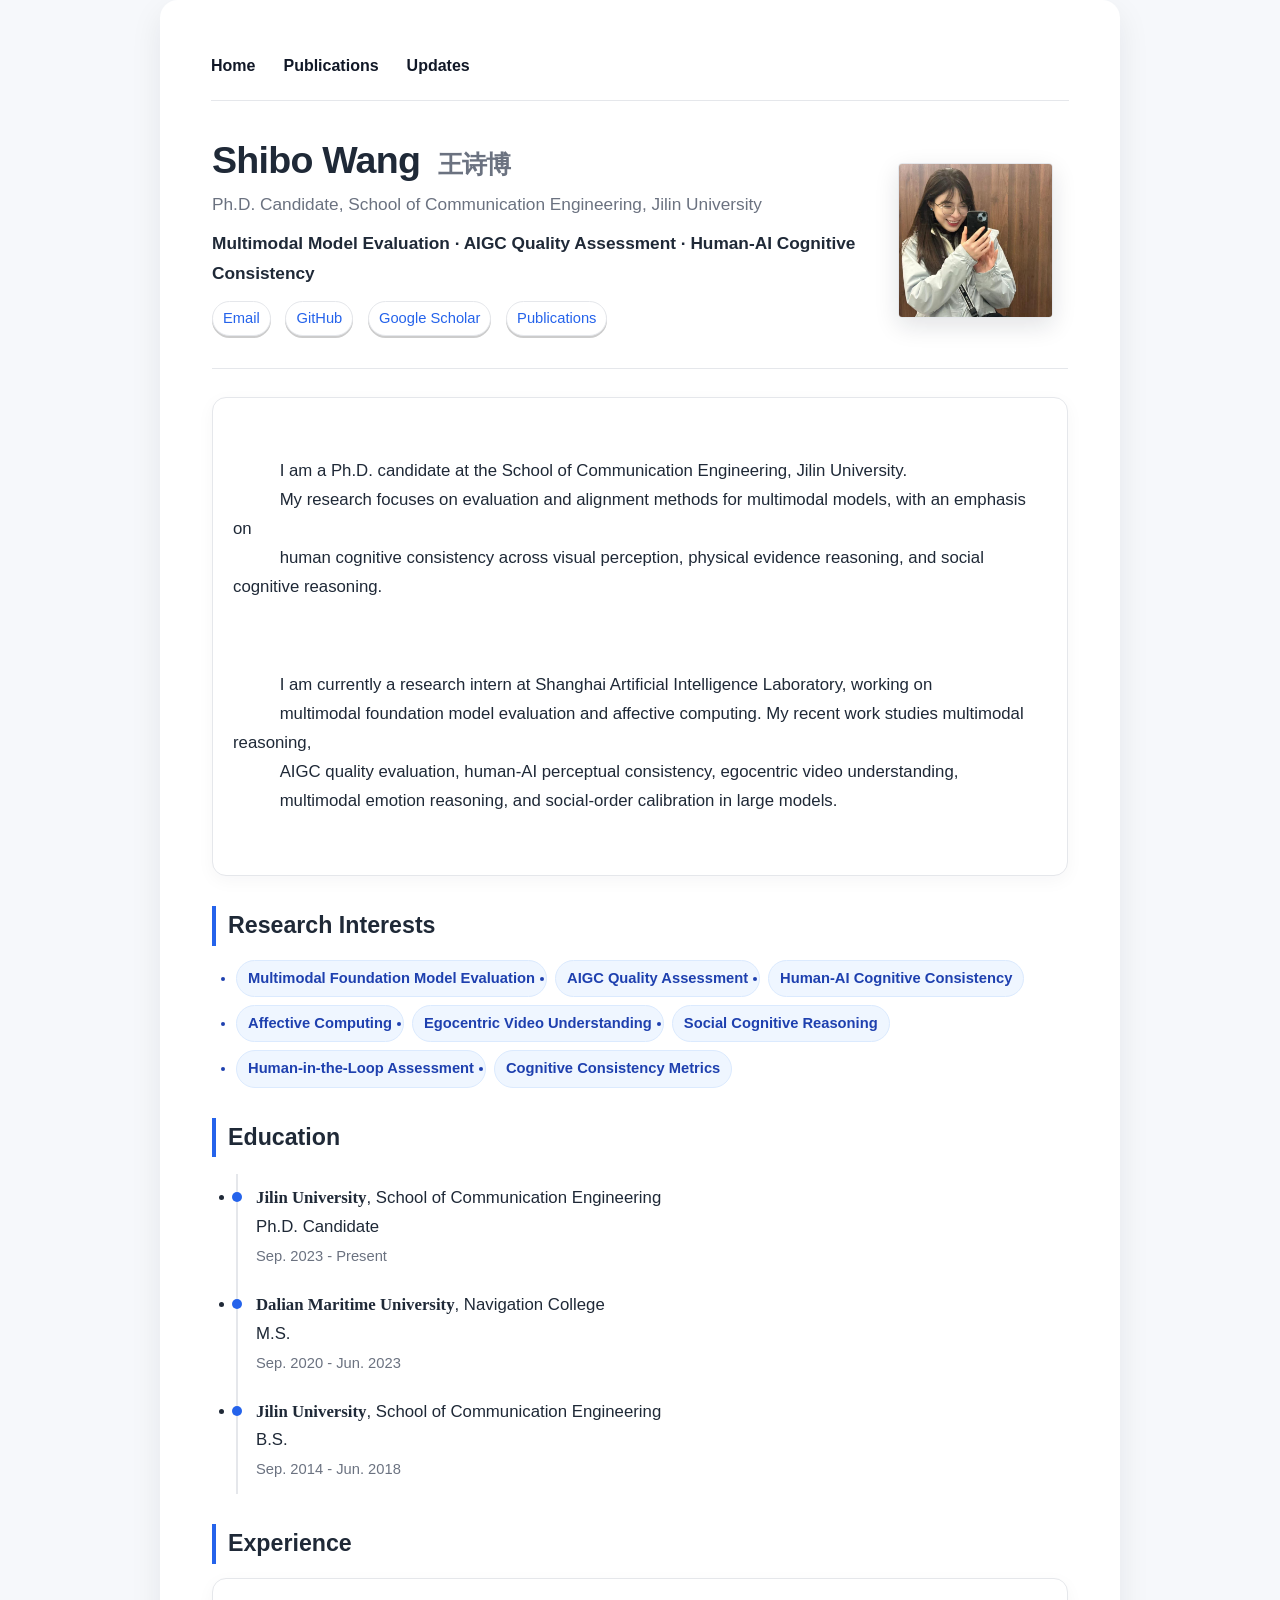
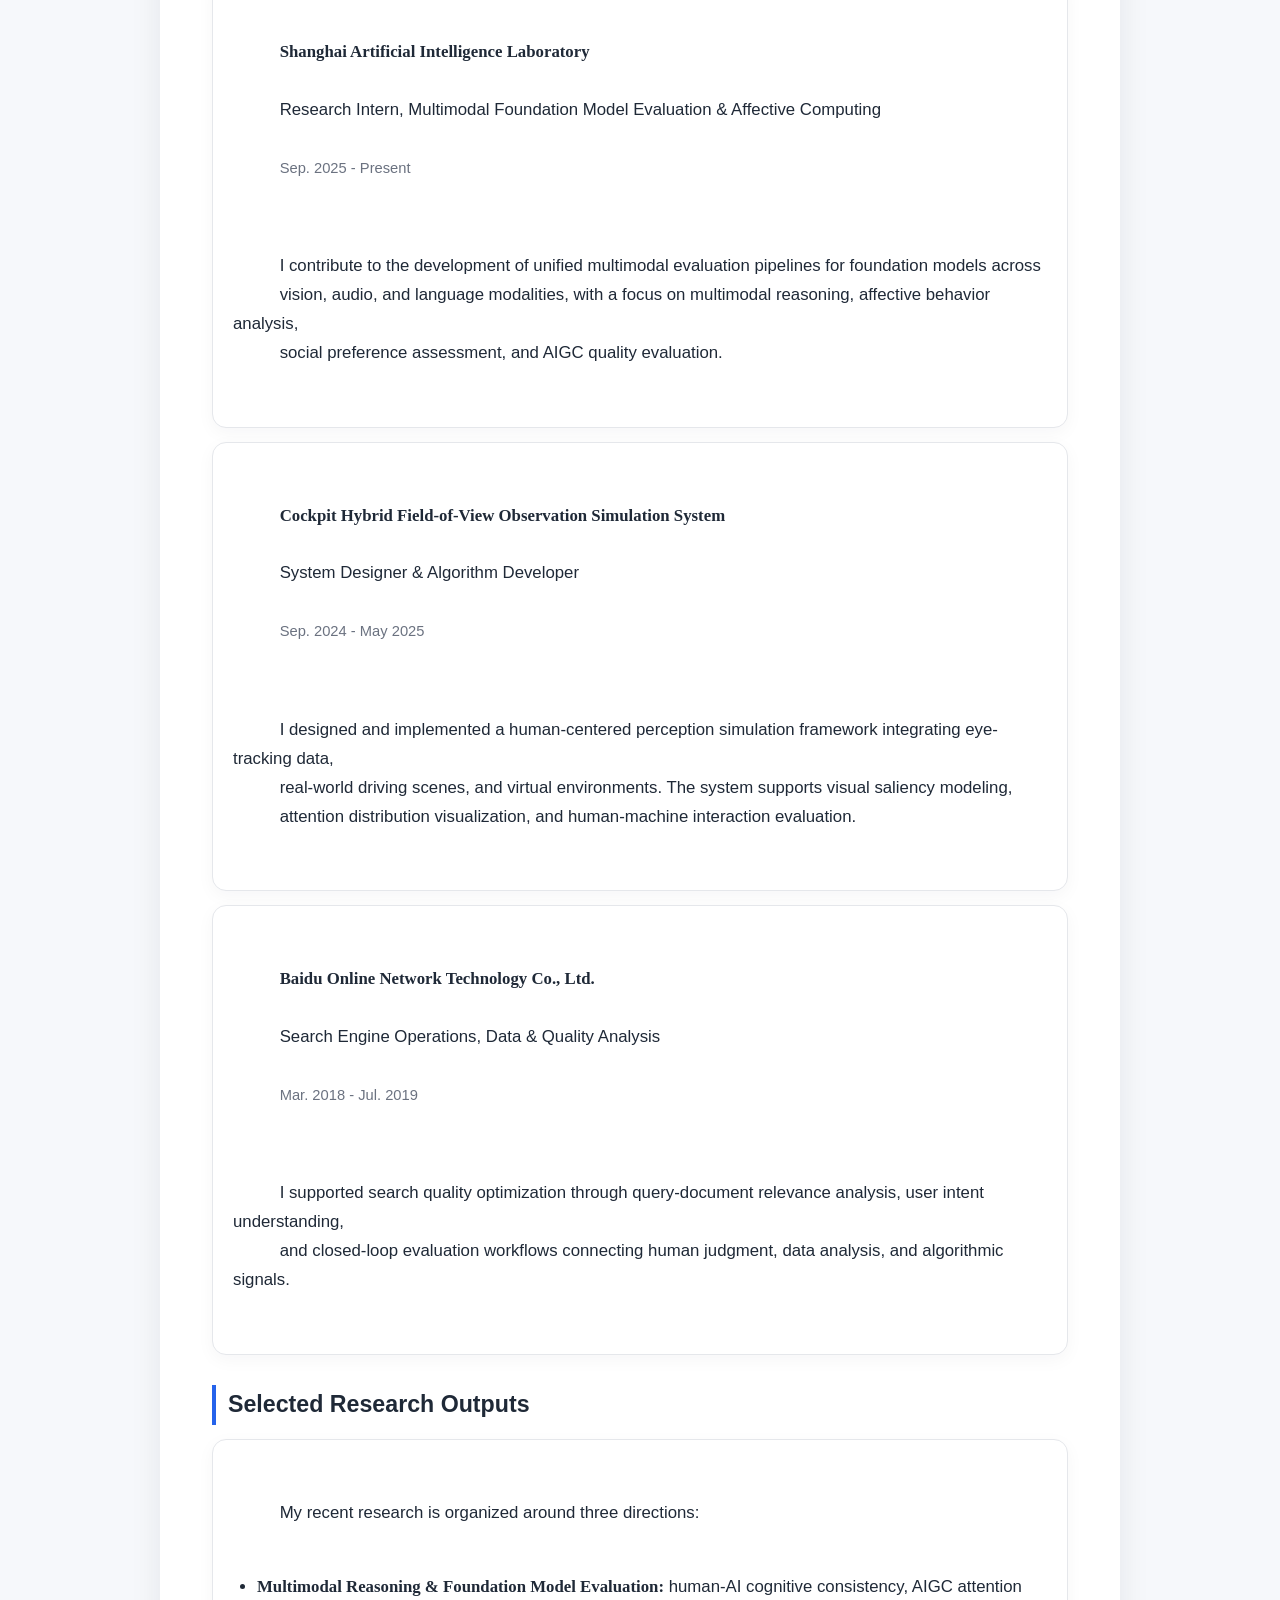
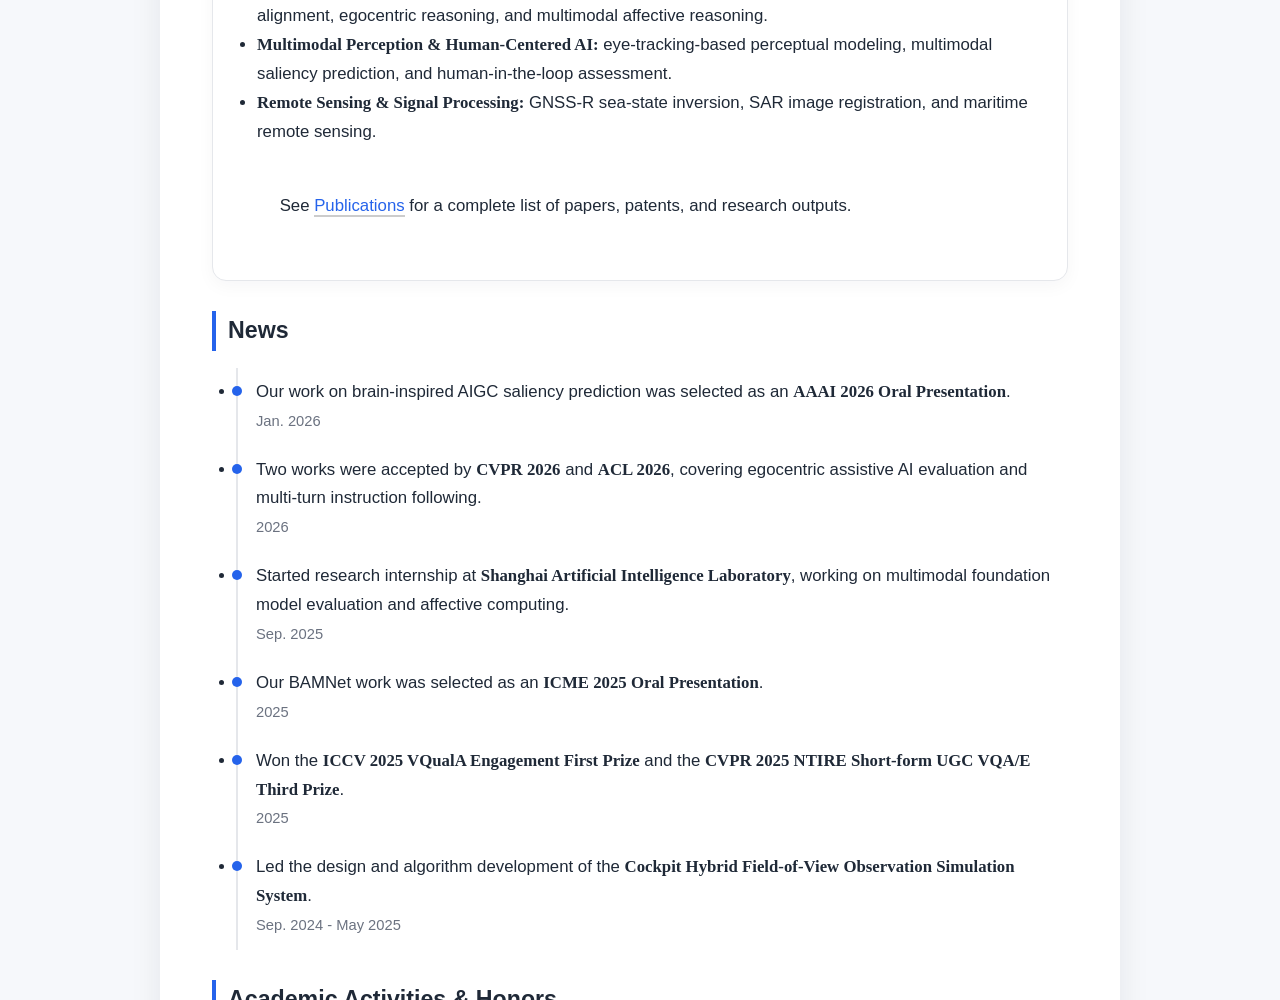
<file: index.html>
<!DOCTYPE html>
<html>
<head>
  <meta charset="utf-8">
  <meta http-equiv="refresh" content="0; url=/index/">
  <title>Shibo Wang</title>
</head>
<body>
  <p>Redirecting to <a href="/index/">Shibo Wang's homepage</a>...</p>
</body>
</html>
</file>
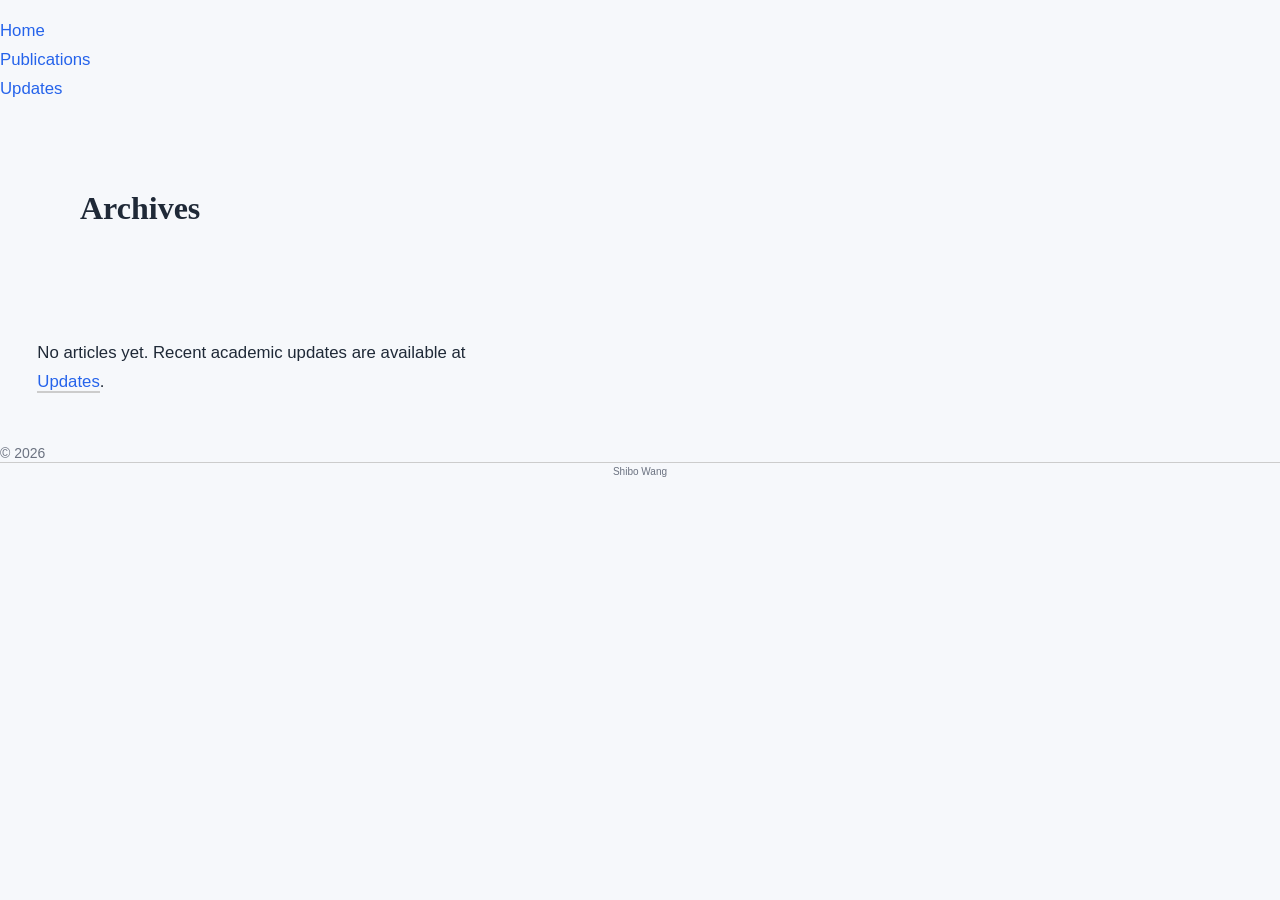
<file: archives/index.html>
<!DOCTYPE html>
<html lang="en">
<head>
  <meta charset="utf-8">
  <title>Archives | Shibo Wang</title>
  <meta name="viewport" content="width=device-width, initial-scale=1">
  <meta name="author" content="Shibo Wang">
  <link rel="icon" href="/img/favicon.ico">
  <link rel="stylesheet" href="/css/reset.css">
  <link rel="stylesheet" href="/css/style.css">
  <link rel="stylesheet" href="/css/markdown.css">
  <link rel="stylesheet" href="/css/custom.css">
</head>

<body>
  <header>
    <nav>
      <ul>
        <li><a href="/index/">Home</a></li>
        <li><a href="/publications/">Publications</a></li>
        <li><a href="/recent-updates/">Updates</a></li>
      </ul>
    </nav>
  </header>

  <main class="post-md">
    <div class="article-gallery">
      <p>
        <span style="font-size: 2rem; line-height: 1.2; padding: 20px 0; font-family: Times New Roman; font-weight: bold;">
          Archives
        </span>
      </p>

      <p>
        No articles yet. Recent academic updates are available at
        <a href="/recent-updates/">Updates</a>.
      </p>
    </div>
  </main>

  <footer>
    <div class="footer">
      <span>© 2026</span>
    </div>
    <div class="footer-last">
      <span>Shibo Wang</span>
    </div>
  </footer>
</body>
</html>
</file>
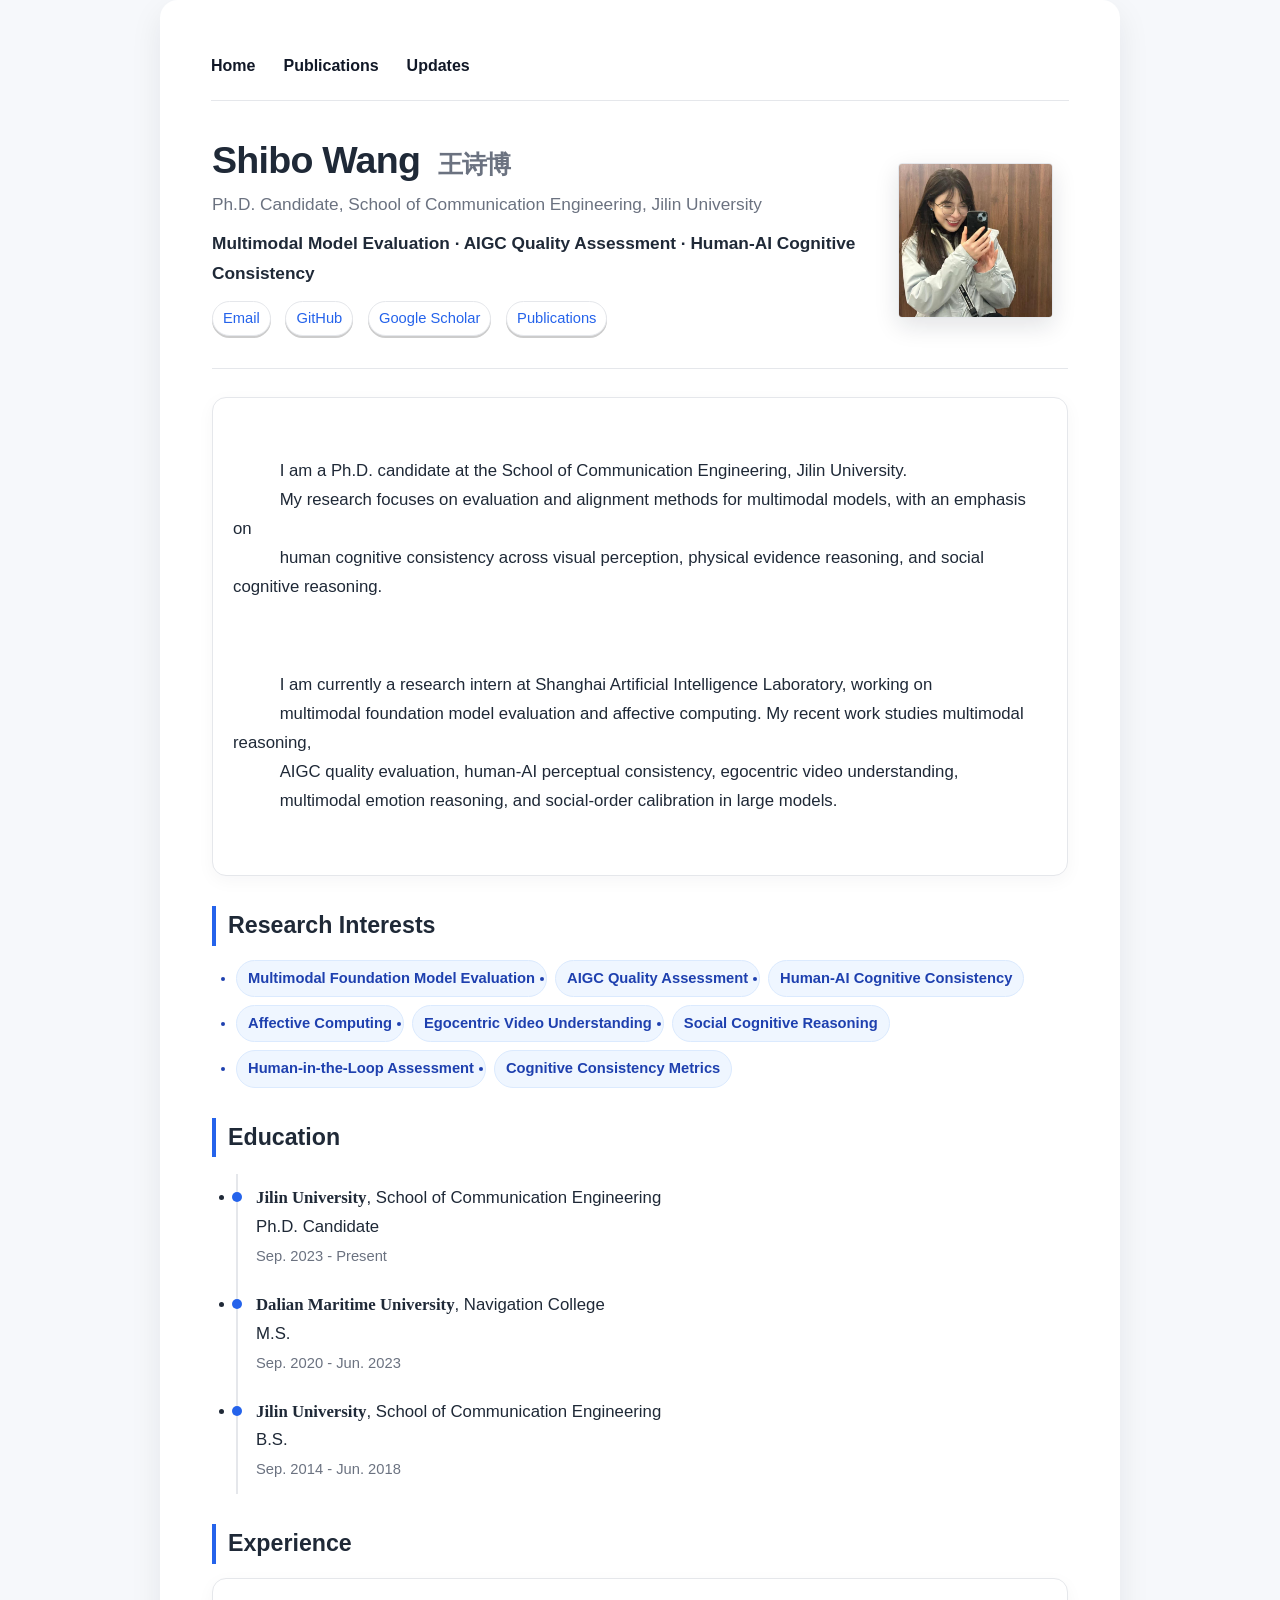
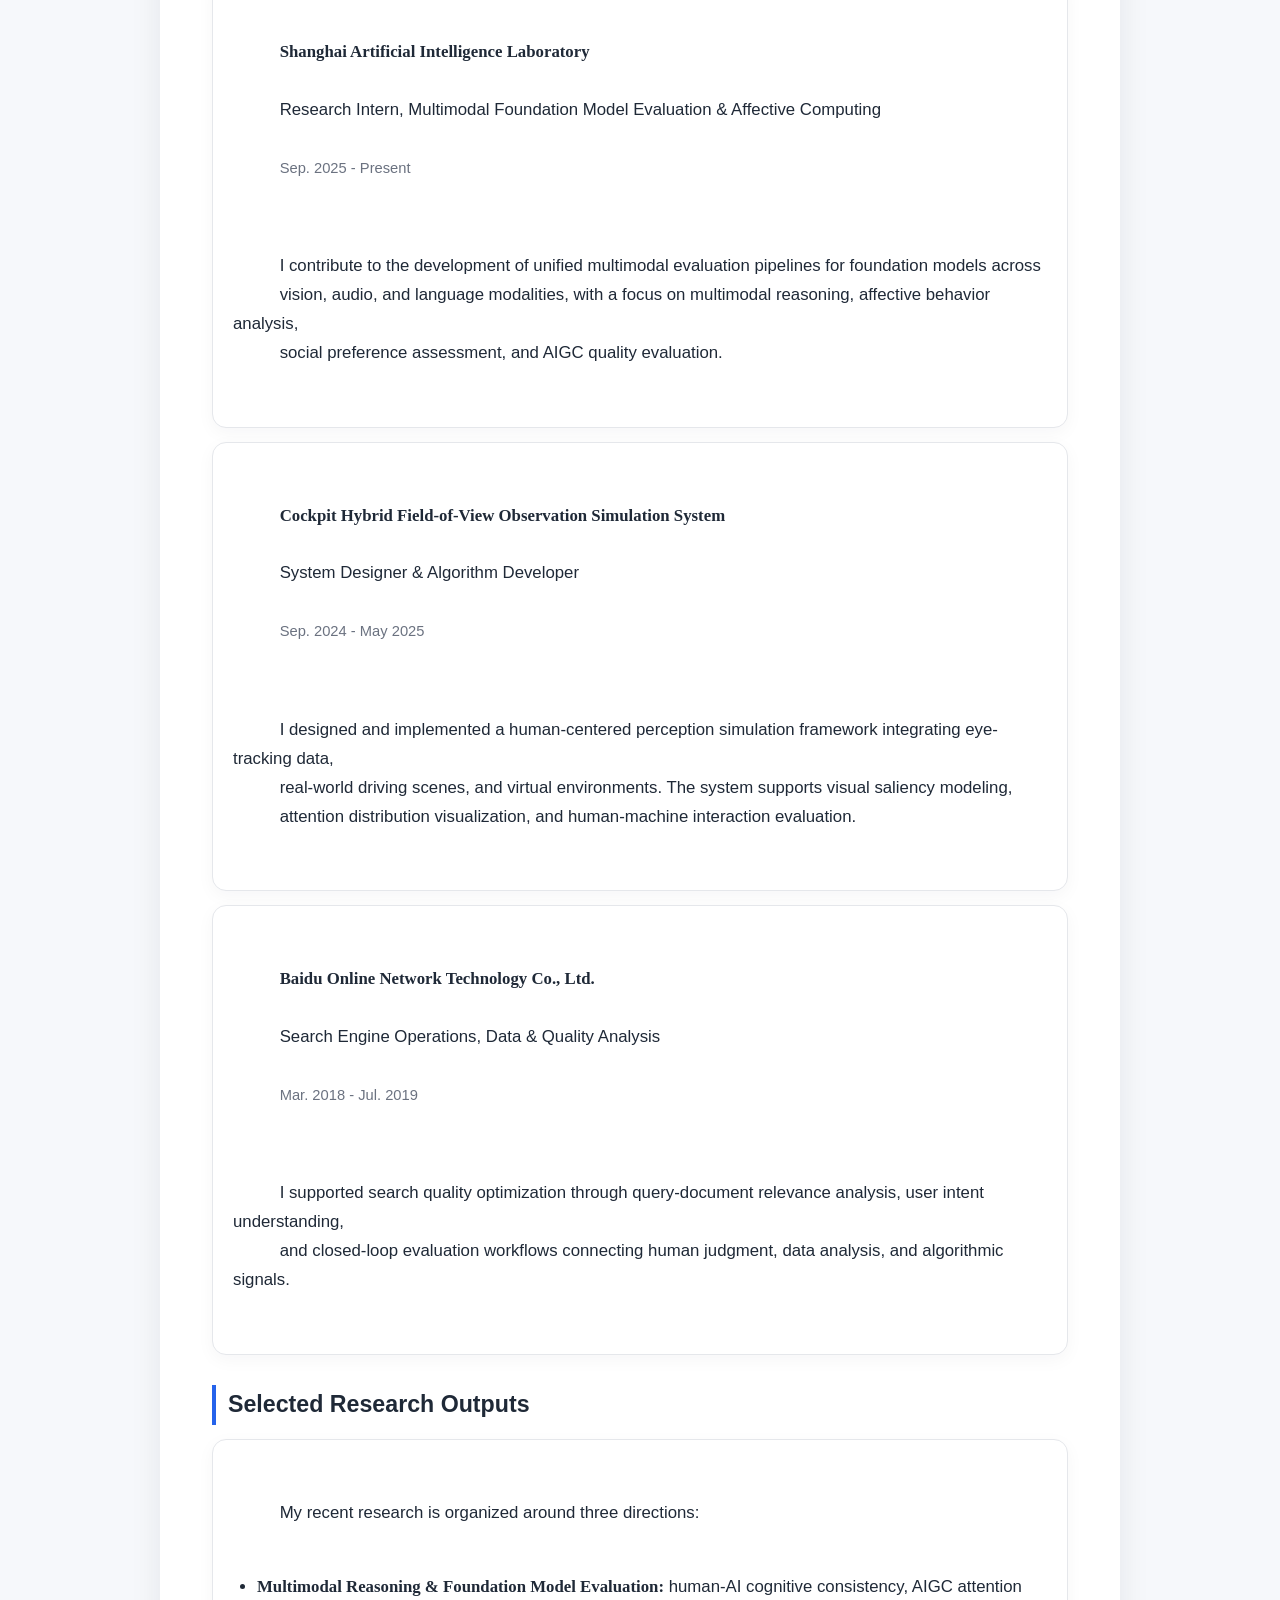
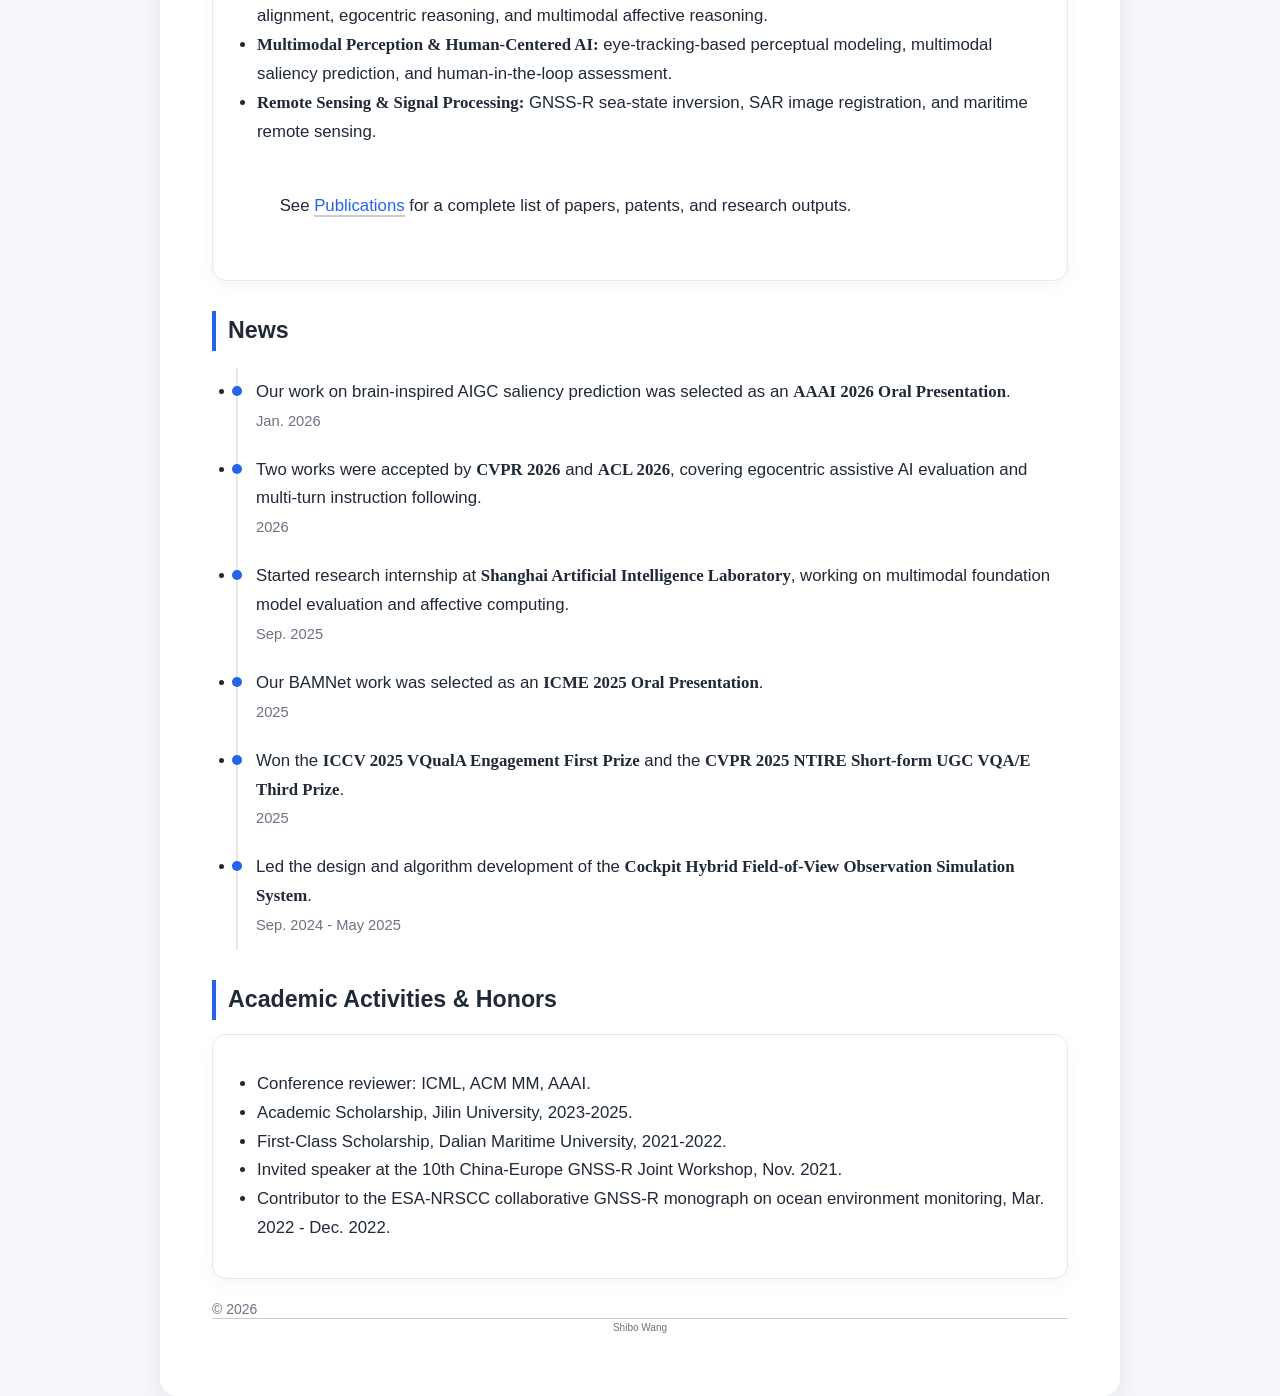
<file: index/index.html>
<!DOCTYPE html>
<html lang="en">
<head>
  <meta charset="utf-8">
  <title>Shibo Wang | Jilin University</title>
  <meta name="viewport" content="width=device-width, initial-scale=1">
  <meta name="author" content="Shibo Wang">
  <meta name="description" content="Personal homepage of Shibo Wang, Ph.D. candidate at Jilin University.">
  <link rel="icon" href="/img/favicon.ico">
  <link rel="stylesheet" href="/css/reset.css">
  <link rel="stylesheet" href="/css/style.css">
  <link rel="stylesheet" href="/css/markdown.css">
  <link rel="stylesheet" href="/css/custom.css">
</head>

<body>

  <div class="paper-main index-main">

    <header>
      <nav class="nav">
        <ul>
          <li><a href="/index/">Home</a></li>
          <li><a href="/publications/">Publications</a></li>
          <li><a href="/recent-updates/">Updates</a></li>
        </ul>
      </nav>
    </header>

    <main class="post-md">

      <div class="sw-hero">
        <div>
          <div class="sw-name">
            Shibo Wang <span class="sw-chinese-name">王诗博</span>
          </div>

          <div class="sw-title">
            Ph.D. Candidate, School of Communication Engineering, Jilin University
          </div>

          <div class="sw-tagline">
            Multimodal Model Evaluation · AIGC Quality Assessment · Human-AI Cognitive Consistency
          </div>

          <div class="sw-links">
            <a href="mailto:wangsb23@mails.jlu.edu.cn">Email</a>
            <a target="_blank" rel="noopener" href="https://github.com/shibo960916">GitHub</a>
            <a target="_blank" rel="noopener" href="YOUR_GOOGLE_SCHOLAR_URL">Google Scholar</a>
            <a href="/publications/">Publications</a>
          </div>
        </div>

        <div>
          <img class="sw-avatar" src="/img/profile.jpg" alt="Shibo Wang">
        </div>
      </div>

      <div class="sw-card">
        <p>
          I am a Ph.D. candidate at the School of Communication Engineering, Jilin University.
          My research focuses on evaluation and alignment methods for multimodal models, with an emphasis on
          human cognitive consistency across visual perception, physical evidence reasoning, and social cognitive reasoning.
        </p>

        <p>
          I am currently a research intern at Shanghai Artificial Intelligence Laboratory, working on
          multimodal foundation model evaluation and affective computing. My recent work studies multimodal reasoning,
          AIGC quality evaluation, human-AI perceptual consistency, egocentric video understanding,
          multimodal emotion reasoning, and social-order calibration in large models.
        </p>
      </div>

      <div class="sw-section-title">Research Interests</div>

      <ul class="sw-chip-list">
        <li>Multimodal Foundation Model Evaluation</li>
        <li>AIGC Quality Assessment</li>
        <li>Human-AI Cognitive Consistency</li>
        <li>Affective Computing</li>
        <li>Egocentric Video Understanding</li>
        <li>Social Cognitive Reasoning</li>
        <li>Human-in-the-Loop Assessment</li>
        <li>Cognitive Consistency Metrics</li>
      </ul>

      <div class="sw-section-title">Education</div>

      <ul class="sw-timeline">
        <li>
          <strong>Jilin University</strong>, School of Communication Engineering<br>
          Ph.D. Candidate<br>
          <span class="sw-time">Sep. 2023 - Present</span>
        </li>

        <li>
          <strong>Dalian Maritime University</strong>, Navigation College<br>
          M.S.<br>
          <span class="sw-time">Sep. 2020 - Jun. 2023</span>
        </li>

        <li>
          <strong>Jilin University</strong>, School of Communication Engineering<br>
          B.S.<br>
          <span class="sw-time">Sep. 2014 - Jun. 2018</span>
        </li>
      </ul>

      <div class="sw-section-title">Experience</div>

      <div class="sw-card">
        <p>
          <strong>Shanghai Artificial Intelligence Laboratory</strong><br>
          Research Intern, Multimodal Foundation Model Evaluation &amp; Affective Computing<br>
          <span class="sw-time">Sep. 2025 - Present</span>
        </p>

        <p>
          I contribute to the development of unified multimodal evaluation pipelines for foundation models across
          vision, audio, and language modalities, with a focus on multimodal reasoning, affective behavior analysis,
          social preference assessment, and AIGC quality evaluation.
        </p>
      </div>

      <div class="sw-card">
        <p>
          <strong>Cockpit Hybrid Field-of-View Observation Simulation System</strong><br>
          System Designer &amp; Algorithm Developer<br>
          <span class="sw-time">Sep. 2024 - May 2025</span>
        </p>

        <p>
          I designed and implemented a human-centered perception simulation framework integrating eye-tracking data,
          real-world driving scenes, and virtual environments. The system supports visual saliency modeling,
          attention distribution visualization, and human-machine interaction evaluation.
        </p>
      </div>

      <div class="sw-card">
        <p>
          <strong>Baidu Online Network Technology Co., Ltd.</strong><br>
          Search Engine Operations, Data &amp; Quality Analysis<br>
          <span class="sw-time">Mar. 2018 - Jul. 2019</span>
        </p>

        <p>
          I supported search quality optimization through query-document relevance analysis, user intent understanding,
          and closed-loop evaluation workflows connecting human judgment, data analysis, and algorithmic signals.
        </p>
      </div>

      <div class="sw-section-title">Selected Research Outputs</div>

      <div class="sw-card">
        <p>
          My recent research is organized around three directions:
        </p>

        <ul>
          <li>
            <strong>Multimodal Reasoning &amp; Foundation Model Evaluation:</strong>
            human-AI cognitive consistency, AIGC attention alignment, egocentric reasoning, and multimodal affective reasoning.
          </li>
          <li>
            <strong>Multimodal Perception &amp; Human-Centered AI:</strong>
            eye-tracking-based perceptual modeling, multimodal saliency prediction, and human-in-the-loop assessment.
          </li>
          <li>
            <strong>Remote Sensing &amp; Signal Processing:</strong>
            GNSS-R sea-state inversion, SAR image registration, and maritime remote sensing.
          </li>
        </ul>

        <p>
          See <a href="/publications/">Publications</a> for a complete list of papers, patents, and research outputs.
        </p>
      </div>

      <div class="sw-section-title">News</div>

      <ul class="sw-timeline">
        <li>
          Our work on brain-inspired AIGC saliency prediction was selected as an
          <strong>AAAI 2026 Oral Presentation</strong>.
          <br><span class="sw-time">Jan. 2026</span>
        </li>

        <li>
          Two works were accepted by <strong>CVPR 2026</strong> and <strong>ACL 2026</strong>,
          covering egocentric assistive AI evaluation and multi-turn instruction following.
          <br><span class="sw-time">2026</span>
        </li>

        <li>
          Started research internship at
          <strong>Shanghai Artificial Intelligence Laboratory</strong>, working on multimodal foundation model evaluation
          and affective computing.
          <br><span class="sw-time">Sep. 2025</span>
        </li>

        <li>
          Our BAMNet work was selected as an
          <strong>ICME 2025 Oral Presentation</strong>.
          <br><span class="sw-time">2025</span>
        </li>

        <li>
          Won the <strong>ICCV 2025 VQualA Engagement First Prize</strong> and the
          <strong>CVPR 2025 NTIRE Short-form UGC VQA/E Third Prize</strong>.
          <br><span class="sw-time">2025</span>
        </li>

        <li>
          Led the design and algorithm development of the
          <strong>Cockpit Hybrid Field-of-View Observation Simulation System</strong>.
          <br><span class="sw-time">Sep. 2024 - May 2025</span>
        </li>
      </ul>

      <div class="sw-section-title">Academic Activities &amp; Honors</div>

      <div class="sw-card">
        <ul>
          <li>Conference reviewer: ICML, ACM MM, AAAI.</li>
          <li>Academic Scholarship, Jilin University, 2023-2025.</li>
          <li>First-Class Scholarship, Dalian Maritime University, 2021-2022.</li>
          <li>Invited speaker at the 10th China-Europe GNSS-R Joint Workshop, Nov. 2021.</li>
          <li>Contributor to the ESA-NRSCC collaborative GNSS-R monograph on ocean environment monitoring, Mar. 2022 - Dec. 2022.</li>
        </ul>
      </div>

    </main>

    <footer>
      <div class="footer">
        <span>© 2026</span>
      </div>
      <div class="footer-last">
        <span>Shibo Wang</span>
      </div>
    </footer>

  </div>

</body>
</html>
</file>
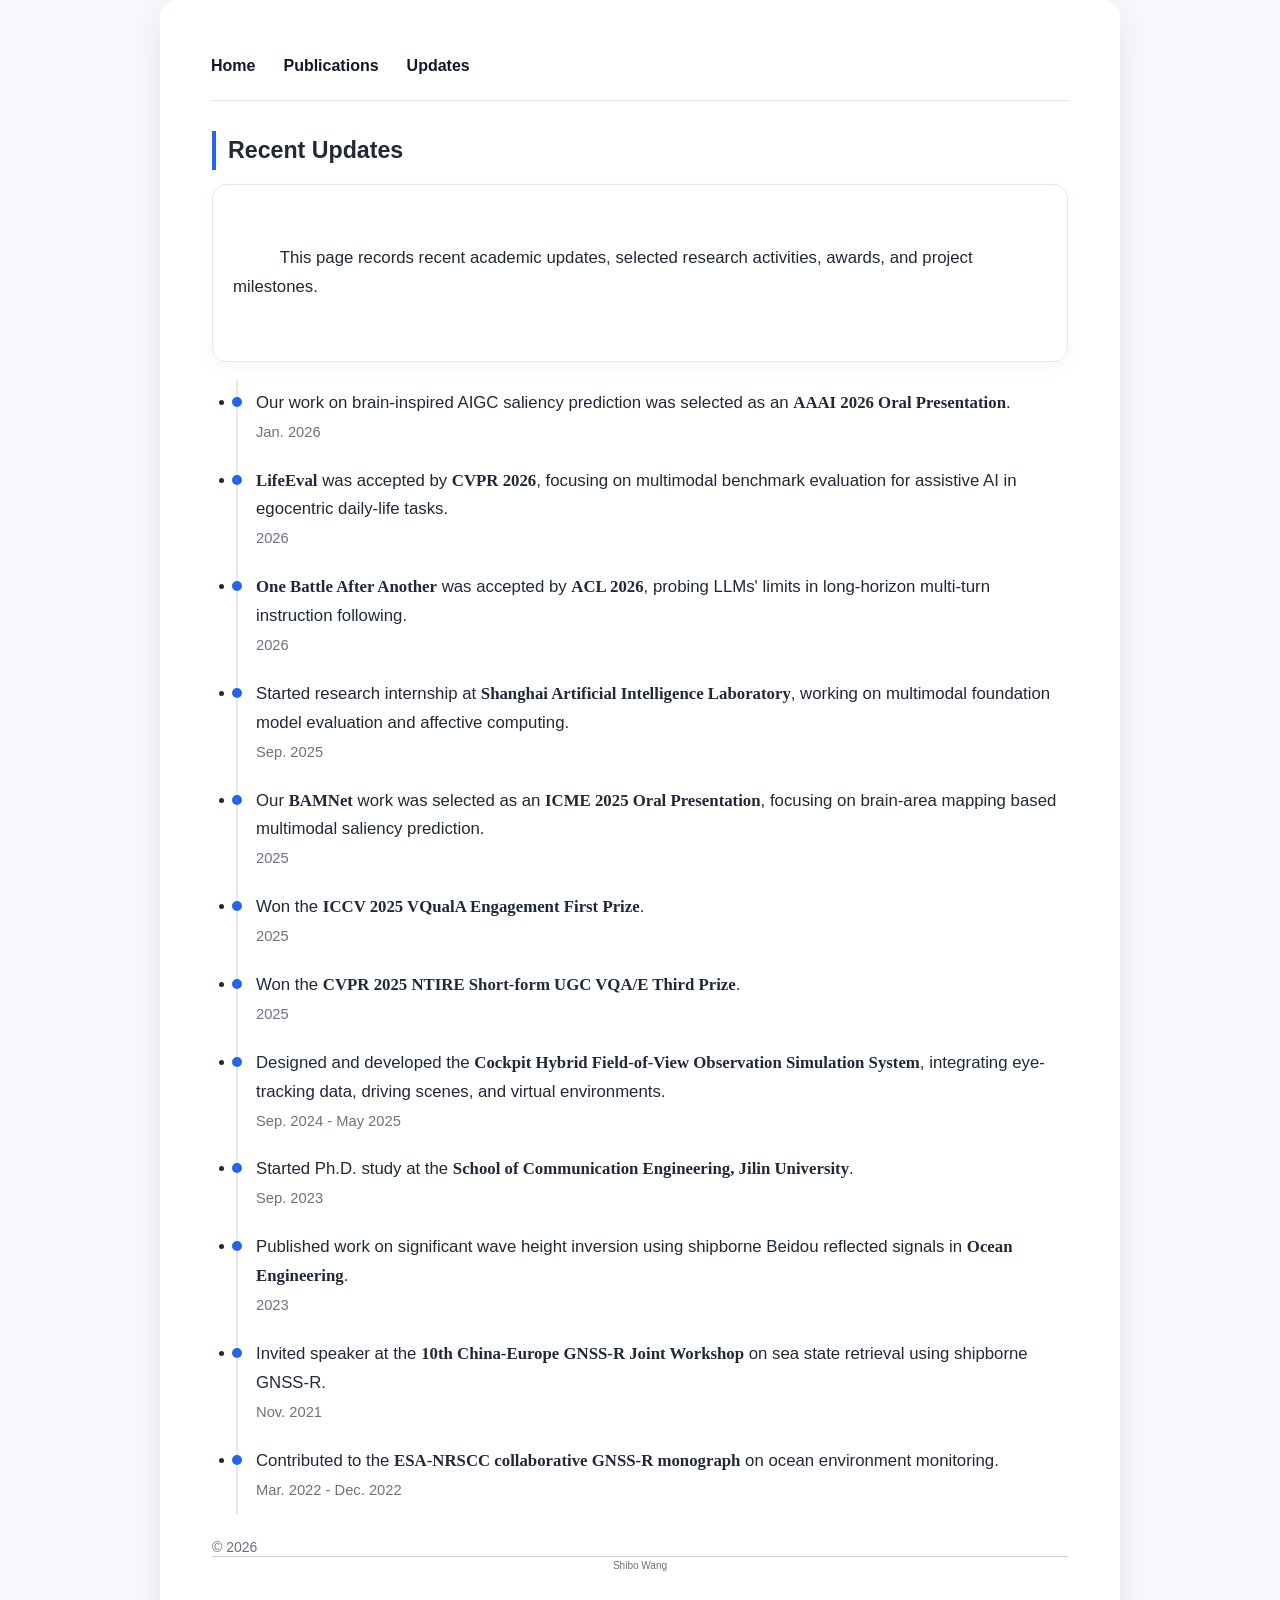
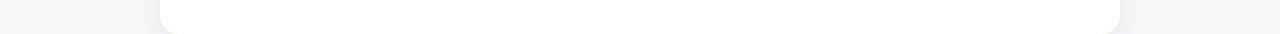
<file: list/index.html>
<!DOCTYPE html>
<html>
<head>
  <meta charset="utf-8">
  <meta http-equiv="refresh" content="0; url=/recent-updates/">
  <title>Updates | Shibo Wang</title>
</head>
<body>
  <p>Redirecting to <a href="/recent-updates/">Updates</a>...</p>
</body>
</html>
</file>
<file: css/style.css>
@charset "utf-8";

:root
{
    --font-color-0: #04077e;
    --font-color-1: #000;
    --font-color-2: #666;
    --font-color-3: #aaa;
    --bg-color-1: #eee;
    --line-1: #ccc;
    --line-2: #ddd;
}
p
{
    word-wrap: break-word;
    white-space: pre-wrap;
}

body
{
    font-family: "Times New Roman", Helvetica, Tahoma, Arial, "LXGW WenKai", "notoserifsc-medium", "Microsoft YaHei", "Hiragino Sans GB", "WenQuanYi Micro Hei", sans-serif;
    font-size: 16.8px;
    line-height: 1.7;
    /* letter-spacing: 0.6px; */
    color: var(--font-color-1);
    background: #e4e4e4;
    height: 100%;
}



a
{
    text-decoration: none;
    color: #4f7dde;
}

.paper
{
    padding: 4vw;
    background: #e4e4e4;
    min-height: 100vh;
}
.paper-main
{
    width: 100%;
    max-width: 880px;
    margin: 0 auto;
    padding: 36px 4vw 0px; /*上 宽 第*/
    background: #fff;
    /*border-radius: 24px;*/
    border-radius: 0px;
    background: #ffffff;
    box-shadow:  0px 5px 13px #616161, -5px -5px 13px #ffffff;
}
.index-main
{
    width: 100%;
    max-width: 580px;
    margin: 0 auto;
    padding: 36px 4.5vw 0px;
    border-radius: 0px;
    background: #ffffff;
    /* box-shadow:  0px 5px 13px #616161, -5px -5px 13px #ffffff; */
}

.index-header-line
{
    margin-top: -28px;
    /* margin-bottom: 18px; */
    /* border-bottom: 1px solid var(--line-1); */
    font-size: 0.6rem;
    color: var(--font-color-3);
    text-align: center;
    font-style: italic;
}

.header
{
    /*padding-bottom: 48px;
    margin-bottom: 48px;*/
    border-bottom: 1px solid var(--line-1);
    display: flex;
    flex-direction: row;
    flex-wrap: wrap;
    justify-content: flex-start;
    align-content: center;
}
.index-header
{
    /*padding-bottom: 48px;
    margin-bottom: 48px;*/
    /* border-bottom: 1px solid var(--line-1); */
    display: flex;
    flex-direction: row;
    flex-wrap: wrap;
    justify-content: flex-start;
    align-content: center; 
}


.logo
{
    font-size: 1.8rem;
    font-weight: 600;
    margin-bottom: 16px;
    flex: 0 0 100%;
}

.index-logo
{
    font-size: 3rem;
    font-weight: 600;
    margin-bottom: 0px;
    flex: 0 0 100%;
}

.nav
{
    margin: 4px -1px -3px;
    flex: 0 0 100%;
    display: flex;
    flex-direction: row;
    flex-wrap: wrap;
    justify-content: flex-start;
    align-content: center;
}
.nav li
{
    padding: 2px 0;
    margin-right: 24px;
}
.nav li:last-of-type
{
    margin-right: 0;
}
.nav li a
{
    color: var(--font-color-1);
    /* opacity: .6; */
    /* transition: opacity ease-in-out .5s; */
}
.nav li a:hover
{
    opacity: 1;
    /* transition: opacity ease-in-out .5s; */
}

.post-header
{
    margin-bottom: 48px;
    display: flex;
    flex-direction: row;
    flex-wrap: wrap;
    justify-content: flex-start;
    align-content: center;
}
.post-header .logo
{
    font-size: 1rem;
}
.post-header .go-home
{
    display: block;
    padding: 10px 20px 8px;
    border-radius: 18px;
    background: #fff;
    border: 1px solid #eee;
    margin: 8px 0;
    /* transition: background ease-in-out .5s; */
}
.post-header .go-home:hover
{
    background: var(--bg-color-1);
    /* transition: background ease-in-out .5s; */
}
.post-header .go-home svg
{
    transform: translateX(0);
    /* transition: transform ease-in-out .5s; */
}
.post-header .go-home:hover svg
{
    transform: translateX(-4px);
    /* transition: transform ease-in-out .5s; */
}

.post-list
{
    display: flex;
    flex-direction: column;
    flex-wrap: wrap;
    justify-content: flex-start;
    align-items: stretch;
}
.post
{
    width: 100%;
    padding-bottom: 48px;
    margin-bottom: 48px;
    border-bottom: 1px dashed var(--line-2);
}
.post-title
{
    display: inline-block;
    font-size: 1.6rem;
    font-weight: 600;
    line-height: 1.5;
    margin-bottom: 12px;
    color: var(--font-color-1);
    /*transition: color ease-in-out .5s;*/
}
.post-title:hover
{
    color: var(--font-color-0);
    /* transition: color ease-in-out .5s; */
}
.post-except
{
    word-break: break-all;
    margin-bottom: 12px;
}
.read-more
{
    padding: 0 4px;
    color: var(--font-color-0);   
}
.read-more:before,
.read-more:after
{
    display: inline-block;
    /* transition: transform ease-in-out .5s; */
}
.read-more:before
{
    content: "{ ";
}
.read-more:after
{
    content: " }";
}
.read-more:hover:before
{
    transform: translateX(-4px);
    /* transition: transform ease-in-out .25s; */
}
.read-more:hover:after
{
    transform: translateX(4px);
    /* transition: transform ease-in-out .25s; */
}
.post-date
{
    font-size: 0.875rem;
    color: var(--font-color-3);
}

.paginator
{
    font-size: 0.875rem;
    width: 100%;
    margin: -18px auto 24px;
    display: flex;
    flex-direction: row;
    flex-wrap: wrap;
    /*justify-content: space-evenly;*/
    align-items: center;
}
.paginator *
{
    display: block;
    padding: 8px 16px;
    border-radius: 18px;
    background: #fff;
    border: 1px solid #eee;
}
.paginator .space
{
    display: block;
    padding: 8px 16px;
    border-radius: 18px;
    background: #fff;
    border: none;
}
.paginator a
{
    margin: 4px;
    color: var(--font-color-2);
    /* transition: color ease-in-out .5s; */
}
.paginator a:hover
{
    color: var(--font-color-0);
    /* transition: color ease-in-out .5s; */
}
.paginator .current
{
    color: var(--font-color-0);
    border: 1px solid var(--font-color-0);
}

.footer
{
    padding: 4px 0;
    font-size: 0.875rem;
    color: var(--font-color-3);
    display: flex;
    flex-direction: column;
    flex-wrap: nowrap;
    justify-content: flex-start;
    align-content: center;
}
.footer-last-without-line
{
    /* padding-bottom: 24px; */
    /* padding-top: 6px; */
    font-size: 10px;
    color: var(--font-color-3);
    display: flex;
    flex-direction: row;
    flex-wrap: nowrap;
    justify-content: center;
    align-items: center;
    margin-bottom: -1px;
    /* border-top: 1px solid var(--line-1); */
}
.footer-last
{
    padding-bottom: 24px;
    /* padding-top: 6px; */
    font-size: 10px;
    color: var(--font-color-3);
    display: flex;
    flex-direction: row;
    flex-wrap: nowrap;
    justify-content: center;
    align-items: center;
    border-top: 1px solid var(--line-1);
}
.post-footer-pre-next
{
    padding-top: 10px;
    /* padding-top: 6px; */
    color: black;
    display: flex;
    flex-direction: row;
    flex-wrap: nowrap;
    justify-content: center;
    align-items: center;
    width: -webkit-fill-available;
}

.footer span
{
    text-align: left;
    margin-bottom: -7px;
}
.footer-last-span-right
{
    flex: 1;
    text-align: right;
    font-size: 10px; 
}

.post-footer-pre-next-last-span-right
{
    flex: 1;
    text-align: right;
}

@media only screen and (max-width: 600px) {
    .footer-last-without-line {
        flex-direction: column;
    }
    .footer-last {
        padding-top: 5px;
        flex-direction: column;
    }

    .footer-last i{
        font-style: normal;
    }

    .footer-last-span-right {
        float: left; 
        font-size: 10px; 
    }
    .post-footer-pre-next{
        flex-direction: column;
        align-items: normal;
    }
    .post-footer-pre-next-last-span-right{
        text-align: left;
    }
  }

.index-footer-last-span
{
    font-size: 10px; 
}
.footer a
{
    color: var(--font-color-3);
    /* transition: color ease-in-out .5s; */
}
.footer a:hover
{
    color: var(--font-color-0);
    /* transition: color ease-in-out .5s; */
}

.post-main
{
    display: flex;
    flex-direction: row;
    flex-wrap: wrap;
    justify-content: flex-start;
    align-items: flex-start;
    margin-bottom: 24px;
}
.post-main-title
{
    flex: 0 0 100%;
    /*margin-bottom: 12px;*/
    margin-top: 16px;
    font-size: 1.6rem;
    font-weight: 600;
    line-height: 1.5;
    color: var(--font-color-1);
}
.post-head-meta-center
{
    font-size: 0.875rem;
    color: var(--font-color-3);
    flex: 0 0 100%;
    margin-top: 10px;
    text-align: center;
}
.post-head-meta-left
{
    font-size: 0.875rem;
    color: var(--font-color-3);
    flex: 0 0 100%;
    margin-top: 10px;
    text-align: left;
}

.post-meta
{
    font-size: 0.875rem;
    color: var(--font-color-3);
    flex: 0 0 100%;
    margin-bottom: 10px;
    margin-top: 10px;
}


.archive
{
    display: flex;
    flex-direction: column;
    flex-wrap: wrap;
    justify-content: space-between;
    align-content: normal;
}
.archive li
{
    display: flex;
    flex-direction: row;
    flex-wrap: nowrap;
    justify-content: flex-start;
    align-content: center;
    padding: 12px 0;
}
.archive li:nth-child(odd)
{
    background: #fafafa;
}
.archive li:nth-child(even)
{
    background: #fff;
}
.archive li span
{
    width: 108px;
    color: var(--font-color-2);
}
.archive-main
{
    flex: 0 1 calc( 100% - 108px );
}


.archive-title
{
    color: var(--font-color-1);
    /*transition: color ease-in-out .5s;*/
}
.archive-title:hover
{
    color: var(--font-color-0);
    /* transition: color ease-in-out .5s; */
}

/* add by myself */
.circle-green {
    padding: 40px 25px 50px;
    border: solid 1px green;
    margin-bottom: 15px;
    display: flex;
    flex-direction: column;
    flex-wrap: nowrap;
    justify-content: flex-start;
    align-content: center;
}
.circle-red {
    padding: 40px 25px 50px;
    border: solid 1px rgb(156, 0, 0);
    margin-bottom: 15px;
    display: flex;
    flex-direction: column;
    flex-wrap: nowrap;
    justify-content: flex-start;
    align-content: center;
}
.circle-orange {
    padding: 40px 25px 50px;
    border: solid 1px rgb(244, 135, 26);
    margin-bottom: 15px;
    display: flex;
    flex-direction: column;
    flex-wrap: nowrap;
    justify-content: flex-start;
    align-content: center;
}
.circle-blue {
    padding: 40px 25px 50px;
    border: solid 1px rgb(81, 114, 221);
    margin-bottom: 15px;
    display: flex;
    flex-direction: column;
    flex-wrap: nowrap;
    justify-content: flex-start;
    align-content: center;
}
.circle-black {
    padding: 40px 25px 50px;
    border: solid 1px rgb(0, 0, 0);
    margin-bottom: 15px;
    display: flex;
    flex-direction: column;
    flex-wrap: nowrap;
    justify-content: flex-start;
    align-content: center;
}

.poem-header{
    font-size: larger;
}
.poem span {
    color: #000
}

/* comment*/
.paper-comment {
    padding: 4vw;
}

.paper-comment-main {
    width: 100%;
    max-width: 880px;
    margin: 0 auto;
    padding: 72px 8vw 24px;
    background: #fff;
    border-radius: 24px;
    background: #fff;
}


.comments-container {
    display: inline-block;
    margin-top: 10px;
    width: 100%
}
  

.comment-area-title {
    width: 100%;
    margin: 10px 0;
    font-size: 1.38rem;
    color: var(--default-text-color);
}

/* list页面 标签访问过后的颜色 */
.archive-main a:link { 
    color:#4f7dde; 
    text-decoration:none; 
} 

.archive-main a:visited { 
    color:#9c9caf; 
    text-decoration: underline; 
} 
.archive-main a:hover {
    color:#000000;
    text-decoration: underline; 
}

.index-header a:link { 
    color:#000000; 
    text-decoration:none; 
} 

.index-header a:visited { 
    color:#9c9caf; 
    text-decoration: underline; 
} 

.index-header a:hover {
    color:rgb(0, 0, 0);
    text-decoration: underline; 
}

.header a:link {
    color:rgb(0, 0, 0);
    text-decoration: none; 
}

.header a:hover {
    color:rgb(0, 0, 0);
    text-decoration: underline; 
}




/* header相关 */
.description {
    font-size: smaller;
    color: #9c9caf;
    margin-top: -24px;
}

.header-container {
    display: flex;
    align-items: center;
  }
.header-content {
display: flex;
flex-direction: column;
margin-left: 10px; /* 调整a标签和span之间的距离 */
}

/*img adj*/
.about-achievement-container{
    max-width: 100%;
    display: flex;
}

.about-achievement-container img{
    background-color: rgba(255, 255, 255, 0.5);
    opacity: 0;
    transition: opacity 0.3s ease;
    display: inline-block;
    margin: 0 auto;
    vertical-align: middle;
}

.about-achievement-container img:hover{
    opacity: 1;
    cursor: pointer;
    transform: scale(1.5);
}
.about-achievement-container img:active::before{
    opacity: 1;
    cursor: pointer;
    transform: scale(1.5);
}

@media only screen and (max-width: 600px) {
    .about-achievement-container {
        max-width: 100%;
        display: flex;
        flex-direction: column;
    }

    .about-achievement-container img{
        max-width: 50%;
        margin-left: 0px;
        display: inline-block;
        margin: 0 auto;
        vertical-align: middle;
    }
  }
  
.inline-ul {
    list-style: none;
    padding: 0;
} 
.inline-li {
    display: inline-block;
    margin-right: 10px; /* 可以根据需要调整元素之间的间距 */
}

.year-font-color {
    color: black !important;
}

@media print {

    /* All your print styles go here */
    .paper {
        margin: 0;
        padding: 0;
    }

    .paper-main {
        margin: 0 !important;
        max-width: 100%;
    }
}

/* .darkmode-layer, .darkmode-toggle {
    z-index: 500;
} */

.darkmode-background {
    background: transparent !important;
}
/* 覆盖原始darkmode样式 */
.darkmode-ignore{
    isolation:isolate;
    display: initial;
}
</file>
<file: css/markdown.css>
@charset "utf-8";

.post-md
{
    width: 100%;
    font-size: 16.8px;
    letter-spacing: 0;
}

.post-md h1,
.post-md h2,
.post-md h3,
.post-md h4,
.post-md h5,
.post-md h6
{
    color: var(--font-color-1);
    margin: 12px 0;
}
.post-md h1
{
    font-size: 2.5rem;
    line-height: 1.2;
    padding: 24px 0;
}
.post-md h2
{
    font-size: 2rem;
    line-height: 1.2;
    padding: 20px 0;
}
.post-md h3
{
    font-size: 1.75rem;
    line-height: 1.2;
    padding: 18px 0;
}
.post-md h4
{
    font-size: 1.5rem;
    line-height: 1.2;
    padding: 16px 0;
}
.post-md h5
{
    font-size: 1.25rem;
    line-height: 1.2;
    padding: 14px 0;
}
.post-md h6
{
    font-size: 1.125rem;
    line-height: 1.2;
    padding: 12px 0;
}
.post-md a
{
    color: var(--font-color-2);
    box-shadow: 0 2px 0 var(--line-1);
    /* transition: color ease-in-out .65s, box-shadow ease-in-out .65s; */
}
.post-md a:hover
{
    color: var(--font-color-0);
    box-shadow: 0 2px 0 var(--font-color-0);
    /* transition: color ease-in-out .65s, box-shadow ease-in-out .65s; */
}
.post-md strong
{
    font-weight: bold;
    font-family: LXGW WenKai Bold;
}
.post-md em
{
    font-style: italic;

}
.post-md kbd
{
    padding: 2px 4px;
    border-radius: 2px;
    background: #eee;
    border: 1px solid #ddd;
}
.post-md ol
{
    list-style: decimal;
    padding-left: 24px;
}
.post-md ul
{
    list-style: disc;
    padding-left: 24px;
}
.post-md img
{
    border-radius: 4px;
}
.post-md hr
{
    border: none;
    height: 1px;
    background: var(--line-1);
    margin: 24px 0;
}

.post-md p,
.post-md blockquote
{
    width: 100%;
    margin: 12px 0;
}
.post-md blockquote
{
    border-left: 2px solid var(--line-2);
    padding-left: 12px;
    word-wrap: break-word;
}

.post-md .video-container
{
    background: #000;
    border-radius: 4px;
    overflow: hidden;
}
.post-md iframe,
.post-md .video-container iframe
{
    width: 100%;
}

.post-md table
{
    width: 100%;
    text-align: left;
    border-spacing: 0;
}
.post-md table th
{
    padding: 12px 0;
    border-bottom: 2px solid var(--line-1);
}
.post-md table tr:nth-child(odd) td
{
    padding: 12px 0;
    border-bottom: 1px solid var(--line-1);
    background: #fafafa;
}
.post-md table tr:nth-child(even) td
{
    padding: 12px 0;
    border-bottom: 1px solid var(--line-1);
    background: #fff;
}

.post-md code
{
    border-radius: 4px;
    background: #e4e4e4;
    padding: 2px 4px;
    color: #2d2d2d;
    font-size: 1rem;
}

.post-md .hljs-ln-numbers
{
    opacity: .5;
    padding-right: 12px;
}
</file>
<file: css/custom.css>
/* ===== Shibo Wang personal homepage style ===== */

:root {
  --sw-bg: #f6f8fb;
  --sw-card: #ffffff;
  --sw-text: #1f2937;
  --sw-muted: #6b7280;
  --sw-line: #e5e7eb;
  --sw-blue: #2563eb;
  --sw-blue-soft: #eff6ff;
  --sw-gold: #b7791f;
  --sw-shadow: 0 12px 32px rgba(15, 23, 42, 0.08);
}

/* Overall page */
body {
  background: var(--sw-bg) !important;
  color: var(--sw-text);
  font-family: -apple-system, BlinkMacSystemFont, "Segoe UI", "Helvetica Neue",
    Arial, "Noto Sans", "Microsoft YaHei", sans-serif !important;
  line-height: 1.72;
}

/* Main white container */
.paper-main,
.index-main {
  max-width: 960px !important;
  background: var(--sw-card) !important;
  border-radius: 18px !important;
  box-shadow: var(--sw-shadow) !important;
  padding: 42px 52px 36px !important;
}

/* Links */
a {
  color: var(--sw-blue) !important;
  text-decoration: none;
}

a:hover {
  text-decoration: underline;
}

/* Navigation */
.nav {
  border-bottom: 1px solid var(--sw-line);
  padding-bottom: 12px;
  margin-bottom: 28px;
}

.nav li a {
  font-weight: 600;
  color: var(--sw-text) !important;
}

.nav li a:hover {
  color: var(--sw-blue) !important;
}

/* Hero block */
.sw-hero {
  display: grid;
  grid-template-columns: 1fr 170px;
  gap: 28px;
  align-items: center;
  padding: 10px 0 26px;
  border-bottom: 1px solid var(--sw-line);
  margin-bottom: 28px;
}

.sw-name {
  font-size: 2.35rem;
  line-height: 1.15;
  font-weight: 800;
  letter-spacing: -0.02em;
  margin-bottom: 8px;
}

.sw-chinese-name {
  font-size: 1.55rem;
  font-weight: 600;
  color: var(--sw-muted);
  margin-left: 8px;
}

.sw-title {
  font-size: 1.08rem;
  color: var(--sw-muted);
  margin-bottom: 10px;
}

.sw-tagline {
  font-size: 1.08rem;
  font-weight: 600;
  color: var(--sw-text);
  margin-bottom: 12px;
}

.sw-links a {
  display: inline-block;
  margin-right: 10px;
  margin-bottom: 6px;
  padding: 4px 10px;
  border: 1px solid var(--sw-line);
  border-radius: 999px;
  background: #fff;
  font-size: 0.92rem;
}

.sw-links a:hover {
  background: var(--sw-blue-soft);
  text-decoration: none;
}

.sw-avatar {
  width: 155px;
  height: 155px;
  border-radius: 18px;
  object-fit: cover;
  border: 1px solid var(--sw-line);
  box-shadow: 0 8px 24px rgba(15, 23, 42, 0.12);
}

/* Section title */
.sw-section-title {
  font-size: 1.45rem;
  font-weight: 800;
  margin: 30px 0 14px;
  padding-left: 12px;
  border-left: 4px solid var(--sw-blue);
}

/* Cards */
.sw-card {
  background: #fff;
  border: 1px solid var(--sw-line);
  border-radius: 14px;
  padding: 18px 20px;
  margin: 14px 0;
  box-shadow: 0 5px 18px rgba(15, 23, 42, 0.04);
}

/* Research chips */
.sw-chip-list {
  display: flex;
  flex-wrap: wrap;
  gap: 8px;
  margin: 10px 0 4px;
  padding: 0;
  list-style: none;
}

.sw-chip-list li {
  background: var(--sw-blue-soft);
  color: #1e40af;
  border: 1px solid #dbeafe;
  border-radius: 999px;
  padding: 5px 11px;
  font-size: 0.92rem;
  font-weight: 600;
}

/* Timeline style */
.sw-timeline {
  list-style: none;
  padding-left: 0;
}

.sw-timeline li {
  padding: 10px 0 10px 18px;
  border-left: 2px solid var(--sw-line);
  position: relative;
}

.sw-timeline li::before {
  content: "";
  position: absolute;
  left: -6px;
  top: 18px;
  width: 10px;
  height: 10px;
  background: var(--sw-blue);
  border-radius: 50%;
}

.sw-time {
  color: var(--sw-muted);
  font-size: 0.92rem;
}

/* Publications */
.sw-pub {
  border: 1px solid var(--sw-line);
  border-radius: 14px;
  padding: 16px 18px;
  margin: 14px 0;
  background: #fff;
  box-shadow: 0 5px 18px rgba(15, 23, 42, 0.04);
}

.sw-pub-title {
  font-weight: 800;
  font-size: 1.03rem;
  line-height: 1.45;
}

.sw-pub-authors {
  margin-top: 5px;
  color: var(--sw-muted);
}

.sw-pub-venue {
  margin-top: 5px;
  color: var(--sw-blue);
  font-weight: 700;
}

.sw-pub-note {
  margin-top: 6px;
  color: var(--sw-text);
  font-size: 0.95rem;
}

.sw-badge {
  display: inline-block;
  margin-left: 6px;
  padding: 2px 7px;
  border-radius: 999px;
  background: #fff7ed;
  color: #9a3412;
  border: 1px solid #fed7aa;
  font-size: 0.78rem;
  font-weight: 700;
}

/* Archive list */
.archive li {
  border-bottom: 1px solid var(--sw-line);
}

.archive li:nth-child(odd),
.archive li:nth-child(even) {
  background: #fff !important;
}

.year-font-color {
  color: var(--sw-text) !important;
  font-weight: 800;
}

/* Footer */
.footer,
.footer-last {
  color: var(--sw-muted) !important;
}

/* Mobile */
@media only screen and (max-width: 700px) {
  .paper-main,
  .index-main {
    padding: 28px 22px 24px !important;
    border-radius: 0 !important;
  }

  .sw-hero {
    grid-template-columns: 1fr;
    text-align: left;
  }

  .sw-avatar {
    width: 130px;
    height: 130px;
  }

  .sw-name {
    font-size: 2rem;

    ```css
/* ===== Publication cards with figures ===== */

.sw-pub-with-figure {
  display: grid;
  grid-template-columns: 240px 1fr;
  gap: 20px;
  align-items: start;
}

.sw-pub-figure {
  width: 100%;
  border-radius: 12px;
  border: 1px solid var(--sw-line);
  background: #f8fafc;
  overflow: hidden;
}

.sw-pub-figure img {
  width: 100%;
  height: 150px;
  object-fit: cover;
  display: block;
}

.sw-pub-content {
  min-width: 0;
}

.sw-mini-table {
  margin-top: 10px;
  width: 100%;
  border-collapse: collapse;
  font-size: 0.88rem;
}

.sw-mini-table td {
  border: 1px solid var(--sw-line);
  padding: 6px 8px;
  vertical-align: top;
}

.sw-mini-table td:first-child {
  width: 26%;
  font-weight: 700;
  color: var(--sw-text);
  background: #f8fafc;
}

@media only screen and (max-width: 760px) {
  .sw-pub-with-figure {
    grid-template-columns: 1fr;
  }

  .sw-pub-figure img {
    height: auto;
  }
}
```

  }
}


/* ===== Horizontal navigation bar ===== */

.nav ul {
  display: flex;
  flex-direction: row;
  align-items: center;
  gap: 28px;
  padding: 0;
  margin: 0;
  list-style: none;
}

.nav li {
  display: inline-block;
  margin: 0;
  padding: 0;
}

.nav li a {
  display: inline-block;
  font-weight: 600;
  font-size: 1rem;
  color: #111827 !important;
  text-decoration: none;
  padding: 6px 0;
}

.nav li a:hover {
  color: #2563eb !important;
  text-decoration: none;
}

.nav {
  border-bottom: 1px solid #e5e7eb;
  padding-bottom: 14px;
  margin-bottom: 28px;
}
</file>
